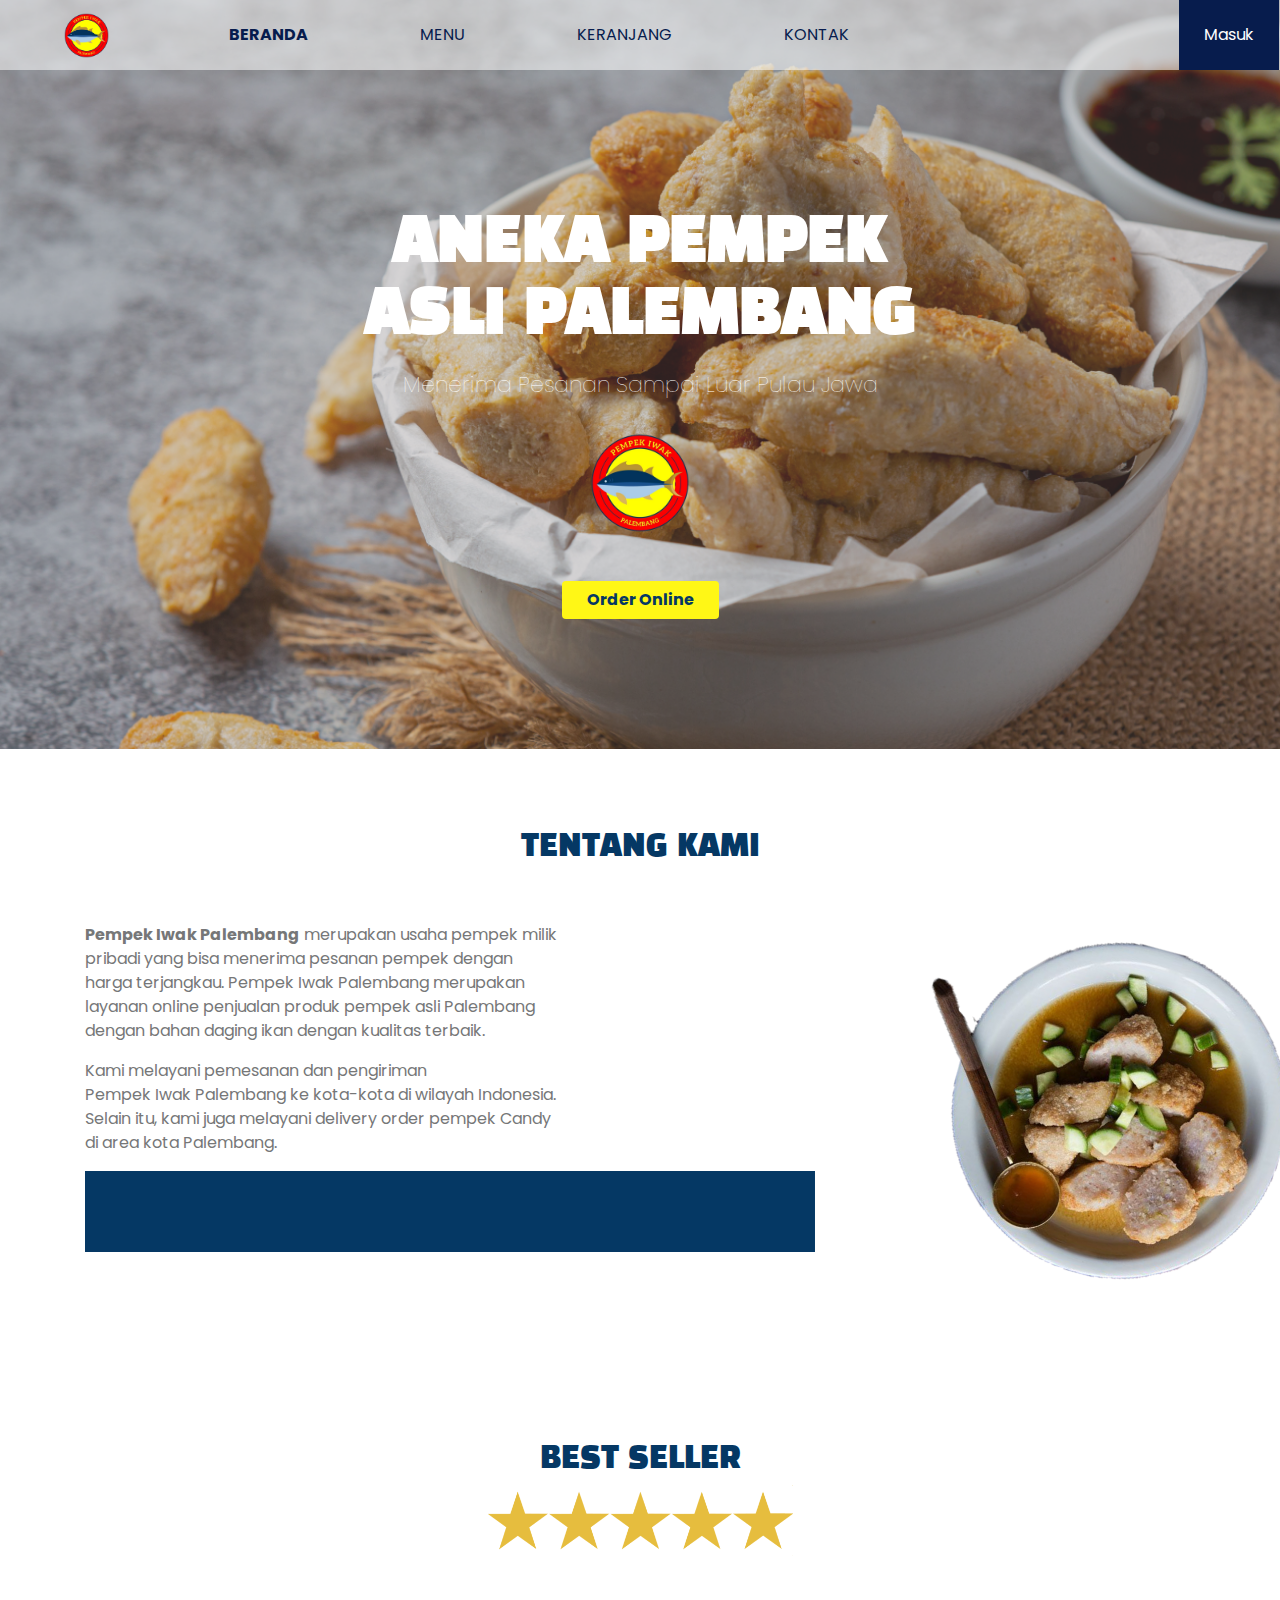
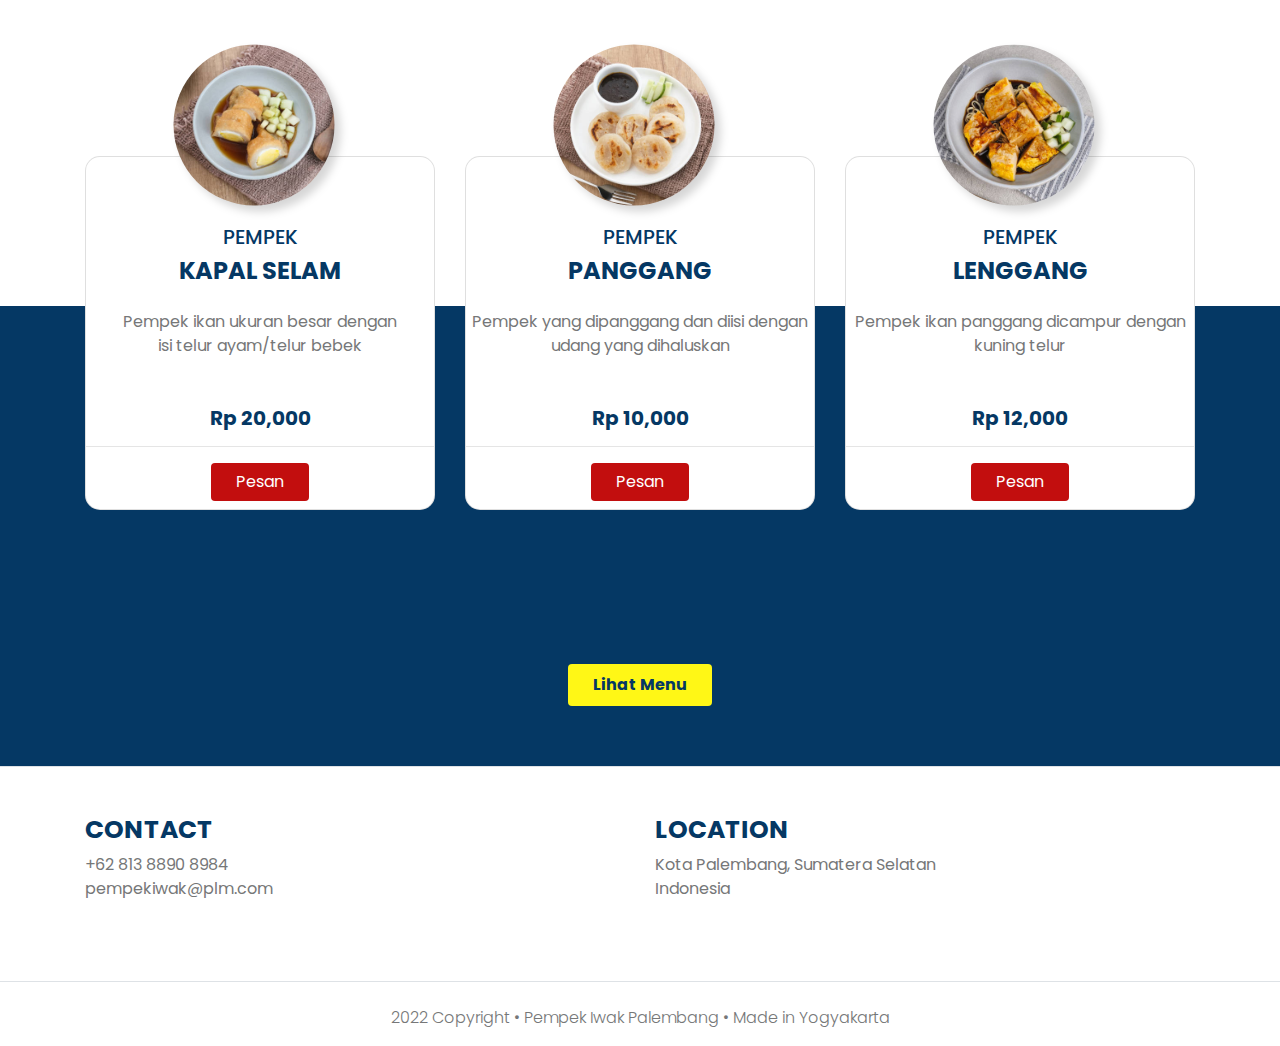
<file: index.html>
<!DOCTYPE html>
<html lang="en">
<head>
    <meta charset="UTF-8">
    <meta http-equiv="X-UA-Compatible" content="IE=edge">
    <meta name="viewport" content="width=device-width, initial-scale=1.0">
    <title>Pempek Iwak Palembang</title>
    <link rel="stylesheet" href="libraries/bootstrap/css/bootstrap.css">
    <link rel="stylesheet" href="main.css">
    <link
      href="https://fonts.googleapis.com/css2?family=Poppins:wght@400;700&display=swap"
      rel="stylesheet">
    <link href="https://fonts.googleapis.com/css2?family=Black+Han+Sans&display=swap" rel="stylesheet">
</head>


<body>
    <div class="container-fluid">
        <nav class="row navbar navbar-expand-lg navbar-light1 bg-white">
          <a class="navbar-brand ml-5" href="#">
            <img src="img/logo.png" alt="" />
          </a>
          <button
            class="navbar-toggler"
            type="button"
            data-toggle="collapse"
            data-target="#navb">
            <span class="navbar-toggler-icon"></span>
          </button> 

          <!--MENU NAVBAR-->
          <div class="collapse navbar-collapse" id="navb">
            <ul class="navbar-nav ml-5 mr-5">
              <li class="nav-item mx-md-5">
                <a class="nav-link active" href="#">BERANDA</a>
              </li>
              <li class="nav-item mx-md-5">
                <a class="nav-link" href="menu.html">MENU</a>
              </li>
              <li class="nav-item mx-md-5">
                <a class="nav-link" href="keranjang.html">KERANJANG</a>
              </li>
              <li class="nav-item mx-md-5">
                <a class="nav-link" href="#footer">KONTAK</a>
              </li>
            </ul>

            <!-- Mobile button -->
            <form class="form-inline d-sm-block d-md-none">
                <button class="btn btn-login my-2 my-sm-0">
                  Masuk
                </button>
            </form>
              <!-- Desktop Button -->
            <form class="form-inline my-2 my-lg-0 d-none d-md-block ml-auto">
                <button class="btn btn-login btn-navbar-right my-2 my-sm-0 px-4">
                  Masuk
                </button>
            </form>
            </div>
        </nav>
    </div>

    <!--HEADER-->
    <header class="text-center">
      <h1>ANEKA PEMPEK <br>
        ASLI PALEMBANG</h1>
      <p class="mt-3">Menerima Pesanan Sampai Luar Pulau Jawa </p>
      <img src="img/logo.png" alt="" class="mb-5 mt-3"><br>
      <a href="menu.html" class="btn btn-order px-4">Order Online</a>
  </header>

  
  <main>
    <!--TENTANG KAMI-->
    <section class="section-tentang" id=" tentang">
      <div class="container">
       <div class="row">
           <div class="col text-center section-tentang-heading">
             <h2>TENTANG KAMI</h2>
           </div>
       </div>
      </div>
    </section>
    <section class="section-konten-tentang" id="tentang">
      <div class="container">
          <div class="row">
              <div class="col-md-8">
                  <p> <span class="first-text">Pempek Iwak Palembang</span> merupakan usaha pempek milik <br>
                    pribadi yang bisa menerima pesanan pempek dengan <br>
                    harga terjangkau.  Pempek Iwak Palembang  merupakan <br>
                    layanan online penjualan produk pempek asli Palembang <br> 
                    dengan bahan daging ikan dengan kualitas terbaik.
                  </p>
                  <p>
                    Kami melayani pemesanan dan pengiriman <br>
                    Pempek Iwak Palembang ke kota-kota di wilayah Indonesia. <br> 
                    Selain itu, kami juga melayani delivery order pempek Candy <br>
                    di area kota Palembang.
                  </p>
                  <svg xmlns="http://www.w3.org/2000/svg" viewBox="0 0 1440 320"><path fill="#053864" fill-opacity="1" d="M0,256L0,160L1440,160L1440,0L0,0L0,0Z"></path></svg>
                </div>
              <div class="col-md-4 text-center">
                  <img src="img/tentang.png" alt="logo patner" class="img-patner">
              </div>
          </div>
      </div>
      
    </section>

    <!--BEST SELLER-->
    </section>
    <section class="best-seller-heading" id=" best-seller">
      <div class="container">
       <div class="row">
           <div class="col text-center section-best-heading">
             <h2>BEST SELLER</h2>
             <img src="img/rating.png" alt="">
           </div>
       </div>
      </div>
    </section>
    <div class="section section-best-seller-content" id="best-seller">
      <div class="container container-best">
        <div class="row justify-content-center">
            <div class="col-sm-12 col-md-6 col-lg-4">
              <div class="card card-best text-center">
                <div class="img-best">
                  <img src="img/best1.png" alt="menu best seller">
                </div>
                <div class="best-seller-content">
                  <h5>PEMPEK</h5>
                  <h4>KAPAL SELAM</h4>
                  <p class="deskripsi mt-4">Pempek ikan ukuran besar dengan <br>
                    isi telur ayam/telur bebek
                  </p>
                  <h5 class="harga mt-5">Rp 20,000</h5>
                  <hr>
                  <div class="pesan-button mt-auto mb-2">
                    <a href="menu.html" class="btn btn-pesan px-4">Pesan</a>
                </div>
                </div>
              </div>
            </div>
  
            <div class="col-sm-6 col-md-6 col-lg-4">
              <div class="card card-best text-center">
                <div class="img-best">
                  <img src="img/best2.png" alt="menu best seller">
                </div>
                <div class="best-seller-content">
                  <h5>PEMPEK</h5>
                  <h4>PANGGANG</h4>
                  <p class="deskripsi mt-4">Pempek yang dipanggang dan diisi 
                    dengan udang yang dihaluskan
                  </p>
                  <h5 class="harga mt-5">Rp 10,000</h5>
                  <hr>
                  <div class="pesan-button mt-auto mb-2">
                    <a href="menu.html" class="btn btn-pesan px-4">Pesan</a>
                  </div>
                </div>
              </div>
            </div>
  
            <div class="col-sm-6 col-md-6 col-lg-4">
              <div class="card card-best text-center">
                <div class="img-best">
                  <img src="img/best3.png" alt="menu best seller">
                </div>
                <div class="best-seller-content">
                  <h5>PEMPEK</h5>
                  <h4>LENGGANG</h4>
                  <p class="deskripsi mt-4 px-2">Pempek ikan panggang dicampur 
                    dengan kuning telur</p>
                  <h5 class="harga mt-5">Rp 12,000</h5>
                  <hr>
                  <div class="pesan-button mt-auto mb-2">
                    <a href="menu.html" class="btn btn-pesan px-4">Pesan</a>
                  </div>
                </div>
              </div>
            </div>
        </div>

        <div class="row">
          <div class="col-12 text-center">
            <a href="#" class="btn btn-lihat-menu px-4 py-2 mt-4 mx-1">Lihat Menu</a>
          </div>
        </div>
      </div>
     </div>
    <section class="content-best-seller">

    </section>         
  </main>

  <!--FOOTER-->
  <div class="section section-footer b-5 border-top" id="footer">
    <div class="container pt-5 pb-5">
      <div class="row justify-content-center">
        <div class="col-12">
          <div class="row">
            <div class="col-lg-6 col-sm-12 mb-3">
              <h5>CONTACT</h5>
              <ul class="list-unstyled">
                <li><a href="#">+62 813 8890 8984</a></li>
                <li><a href="#">pempekiwak@plm.com</a></li>
              </ul>
            </div>

            <div class="col-lg-6 col-sm-12">
              <h5>LOCATION</h5>
              <ul class="list-unstyled">
                <li><a href="#">Kota Palembang, Sumatera Selatan</a></li>
                <li><a href="#">Indonesia</a></li>
              </ul>
            </div>
          </div>
        </div>
      </div>
    </div>

    <div class="container-fluid copyright">
      <div class="row border-top justify-content-center align-items-center pt-4 pb-3">
       <div class="col-auto text-gray font-weight-light">
           2022 Copyright • Pempek Iwak Palembang • Made in Yogyakarta
       </div>
      </div> 
   </div>
  </div>

  <script src="libraries/jquery/jquery-3.6.0.min.js"></script>
  <script src="libraries/bootstrap/js/bootstrap.js"></script>
  <script src="libraries/retina/retina.min.js"></script>
</body>
</html>
</file>
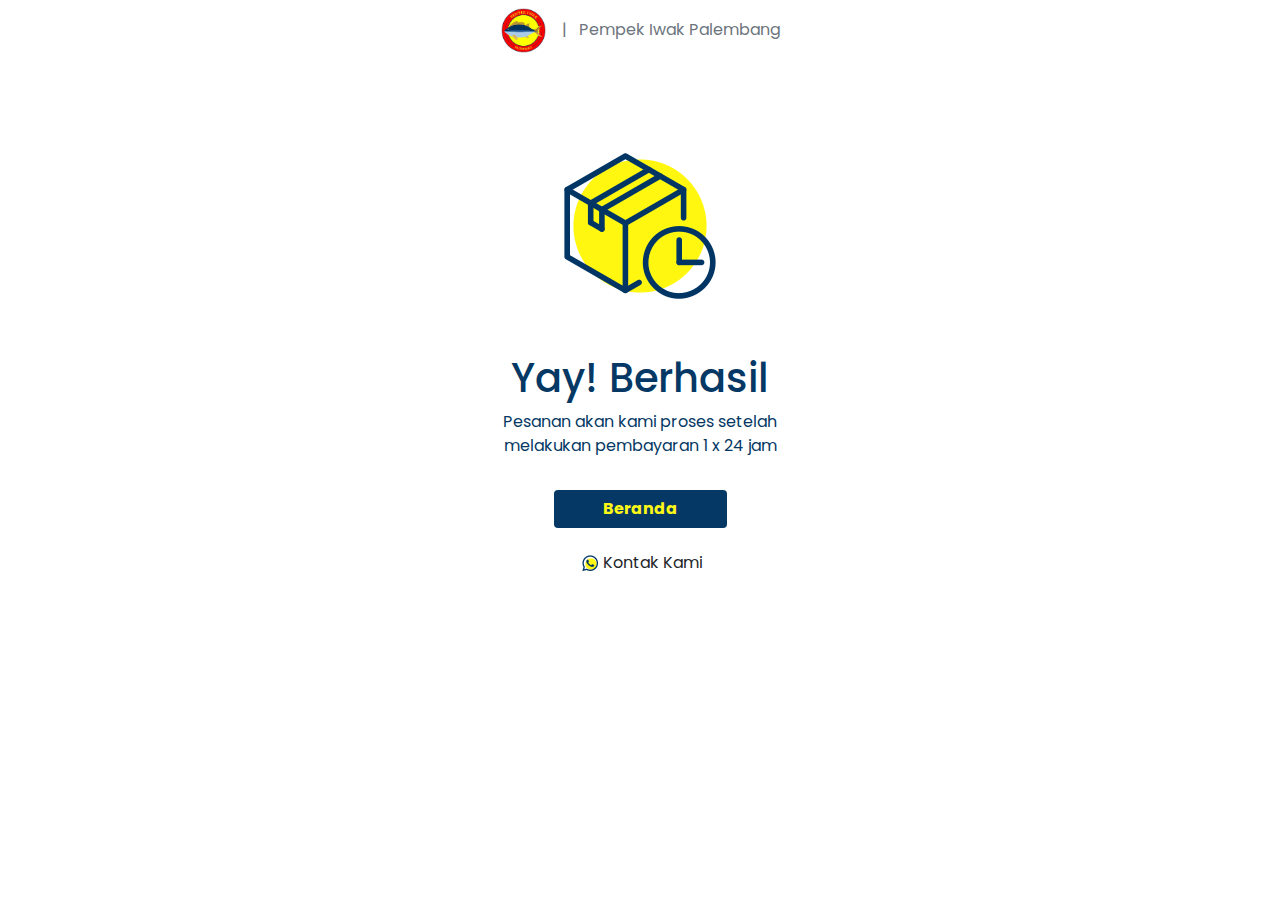
<file: checkout.html>
<!DOCTYPE html>
<html lang="en">
<head>
    <meta charset="UTF-8">
    <meta http-equiv="X-UA-Compatible" content="IE=edge">
    <meta name="viewport" content="width=device-width, initial-scale=1.0">
    <title>Checkout</title>
    <link rel="stylesheet" href="libraries/bootstrap/css/bootstrap.css">
    <link rel="stylesheet" href="main.css">
    <link
      href="https://fonts.googleapis.com/css2?family=Poppins:wght@400;700&display=swap"
      rel="stylesheet">
    <link href="https://fonts.googleapis.com/css2?family=Black+Han+Sans&display=swap" rel="stylesheet">
</head>
<body>
    <div class="container navbar-keranjang">
        <nav class="row navbar navbar-expand-lg navbar-light">
            <div class="navbar-nav ml-auto mr-auto mr-sm-auto mr-lg-0 mr-md-auto">
                <a href="index.html" class="navbar-brand">
                    <img src="img/logo.png" alt="">
                </a>
            </div>
            <ul class="navbar-nav mr-auto d-none d-lg-block">
                <li>
                    <span class="text-muted">
                        | &nbsp; Pempek Iwak Palembang
                    </span>
                </li>
            </ul>
        </nav>
    </div>
    <div class="section-success d-flex align-items-center mt-5">
        <div class="col text-center">
            <img src="img/paket.png" alt="">
            <h1>Yay! Berhasil</h1>
            <p>Pesanan akan kami proses setelah <br>
            melakukan pembayaran 1 x 24 jam</p>
            <a href="index.html" class="btn btn-beranda mt-3 px-5">Beranda</a> <br>
            <a href="whatsapp://send?text=Hello&phone=+628********1" class="btn btn-wa mt-3"><img src="img/wa-logo.png">Kontak Kami</a>
        </div>
    </div>
</body>
</html>
</file>
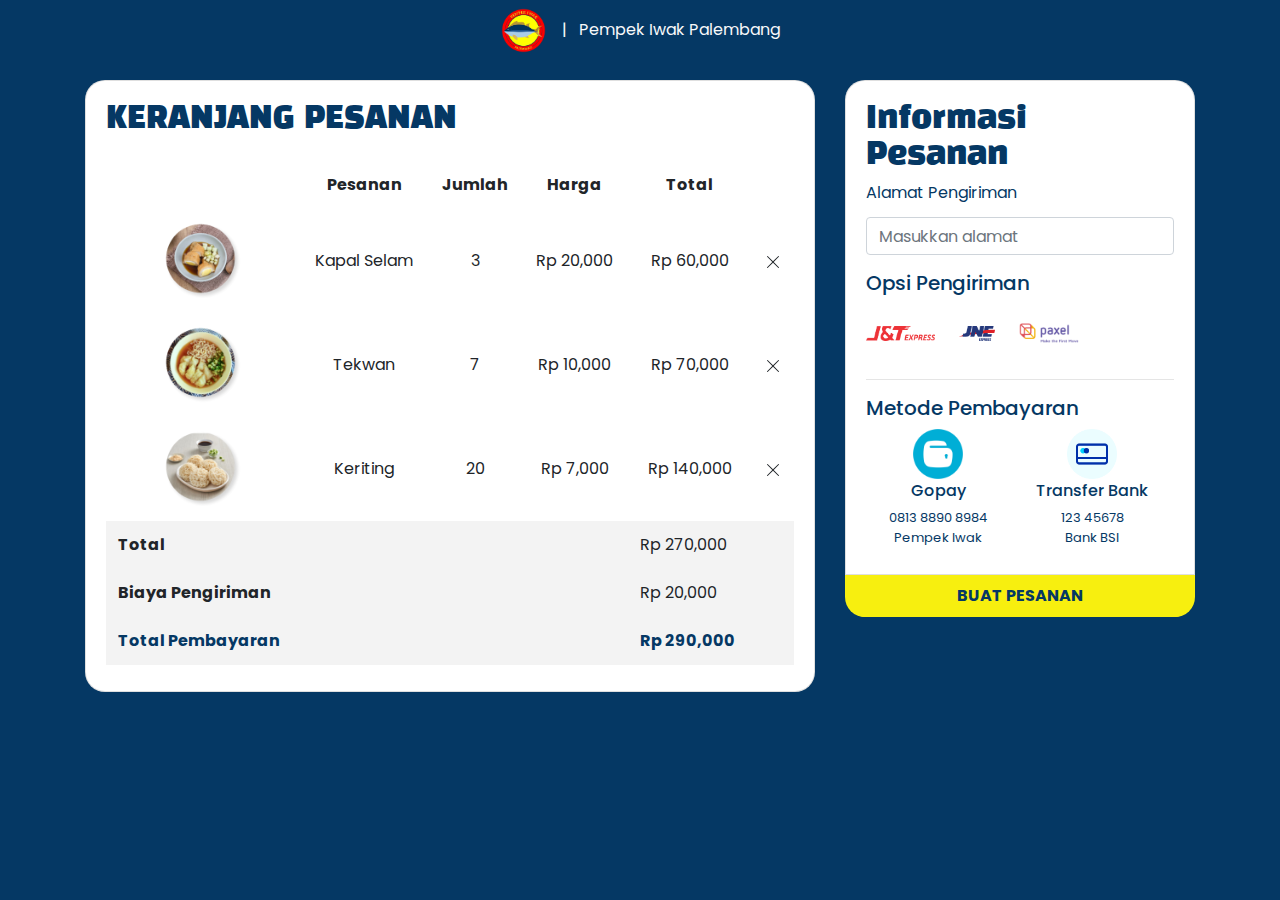
<file: keranjang.html>
<!DOCTYPE html>
<html lang="en">
<head>
    <meta charset="UTF-8">
    <meta http-equiv="X-UA-Compatible" content="IE=edge">
    <meta name="viewport" content="width=device-width, initial-scale=1.0">
    <title>Keranjang</title>
    <link rel="stylesheet" href="libraries/bootstrap/css/bootstrap.css">
    <link rel="stylesheet" href="main.css">
    <link
      href="https://fonts.googleapis.com/css2?family=Poppins:wght@400;700&display=swap"
      rel="stylesheet">
    <link href="https://fonts.googleapis.com/css2?family=Black+Han+Sans&display=swap" rel="stylesheet">
</head>

<body style="background-color:#053864">
    <!--NAVBAR-->
    <div class="container navbar-keranjang">
        <nav class="row navbar navbar-expand-lg navbar-light">
            <div class="navbar-nav ml-auto mr-auto mr-sm-auto mr-lg-0 mr-md-auto">
                <a href="index.html" class="navbar-brand">
                    <img src="img/logo.png" alt="">
                </a>
            </div>
            <ul class="navbar-nav mr-auto d-none d-lg-block">
                <li>
                    <span class="text-light">
                        | &nbsp; Pempek Iwak Palembang
                    </span>
                </li>
            </ul>
        </nav>
    </div>

    <!--KONTEN-->
    <div class="container">
        <div class="row">
            <div class="col-lg-12">
                
            </div>
            <div class="col-lg-8">
                <div class="card card-keranjang">
                    <div class="heading-keranjang mb-3">
                        <h2 >KERANJANG PESANAN</h2>
                    </div>
                    <div class="table-responsive">
                        <table class="table table-borderless">
                            <thead>
                                <tr>
                                  <th scope="col"></th>
                                  <th scope="col">Pesanan</th>
                                  <th scope="col">Jumlah</th>
                                  <th scope="col">Harga</th>
                                  <th scope="col">Total</th>
                                </tr>
                              </thead>
                              <tbody>
                                <tr>
                                    <td><img src="img/best1.png" alt=""  style="height:80px;"></td>
                                    <td>Kapal Selam</td>
                                    <td>3</td>
                                    <td>Rp 20,000</td>
                                    <td>Rp 60,000</td>
                                    <td><svg xmlns="http://www.w3.org/2000/svg" width="16" height="16" fill="currentColor" class="bi bi-x-lg" viewBox="0 0 16 16">
                                        <path d="M2.146 2.854a.5.5 0 1 1 .708-.708L8 7.293l5.146-5.147a.5.5 0 0 1 .708.708L8.707 8l5.147 5.146a.5.5 0 0 1-.708.708L8 8.707l-5.146 5.147a.5.5 0 0 1-.708-.708L7.293 8 2.146 2.854Z"/>
                                      </svg></td>
                                </tr>
                                <tr>
                                    <td><img src="img/aneka2.png" alt="" style="height:80px;"></td>
                                    <td>Tekwan</td>
                                    <td>7</td>
                                    <td>Rp 10,000</td>
                                    <td>Rp 70,000</td>
                                    <td><svg xmlns="http://www.w3.org/2000/svg" width="16" height="16" fill="currentColor" class="bi bi-x-lg" viewBox="0 0 16 16">
                                        <path d="M2.146 2.854a.5.5 0 1 1 .708-.708L8 7.293l5.146-5.147a.5.5 0 0 1 .708.708L8.707 8l5.147 5.146a.5.5 0 0 1-.708.708L8 8.707l-5.146 5.147a.5.5 0 0 1-.708-.708L7.293 8 2.146 2.854Z"/>
                                      </svg></td>
                                </tr>
                                <tr>
                                    <td><img src="img/aneka5.png" alt="" style="height:80px;"></td>
                                    <td>Keriting</td>
                                    <td>20</td>
                                    <td>Rp 7,000</td>
                                    <td>Rp 140,000</td>
                                    <td><svg xmlns="http://www.w3.org/2000/svg" width="16" height="16" fill="currentColor" class="bi bi-x-lg" viewBox="0 0 16 16">
                                        <path d="M2.146 2.854a.5.5 0 1 1 .708-.708L8 7.293l5.146-5.147a.5.5 0 0 1 .708.708L8.707 8l5.147 5.146a.5.5 0 0 1-.708.708L8 8.707l-5.146 5.147a.5.5 0 0 1-.708-.708L7.293 8 2.146 2.854Z"/>
                                      </svg></td>
                                </tr>
                              </tbody>
                              <tbody class="total">
                                <tr>
                                    <th>Total</th>
                                    <td></td>
                                    <td></td>
                                    <td></td>
                                    <td>Rp 270,000</td>
                                    <td></td>
                                  </tr>
                                  <tr>
                                    <th>Biaya Pengiriman</th>
                                    <td></td>
                                    <td></td>
                                    <td></td>
                                    <td>Rp 20,000</td>
                                    <td></td>
                                  </tr>
                                  <tr>
                                    <th style="color:#053864;">Total Pembayaran</th>
                                    <td></td>
                                    <td></td>
                                    <td></td>
                                    <th style="color: #053864;">Rp 290,000</th>
                                    <td></td>
                                  </tr>
                              </tbody>
                        </table>
                    </div>
                </div>
            </div>
            <div class="col-lg-4">
                <div class="card card-keranjang card-struk">
                    <h2>Informasi Pesanan</h2>
                    <div class="form-group">
                        <label for="Alamat">Alamat Pengiriman</label>
                        <input class="form-control form-text" type="text" placeholder="Masukkan alamat">
                    </div>
                    <h5>Opsi Pengiriman</h5>
                    <div class="logokirim">
                        <img src="img/jnt.png" alt=""  style="height:15px ;">
                        <img src="img/jne.png" alt=""  style="height:15px ;">
                        <img src="img/paxel.png" alt="" style="height:60px ;">
                      </div>
                    <hr> 
                    <h5>Metode Pembayaran</h5>
                    <table class="pembayaran">
                        <tr>
                            <td> 
                                <img src="img/gopay.png" alt="icon-bank" style="height: 50px;">                                  
                            </td>
                            <td>
                                <img src="img/bank.png" alt="icon-bank" style="height: 50px;">
                            </td>
                        </tr>
                        <tr>
                            <td><div class="description">
                                <h6>Gopay</h6>
                                <p>0813 8890 8984 <br>
                                Pempek Iwak</p>
                            </div></td>
                            <td><div class="description">
                                <h6>Transfer Bank</h6>
                                <p>123 45678 <br>
                                Bank BSI</p>
                            </div></td>
                        </tr>
                    </table>
                </div>
                <div class="container checkout-container text-center">
                    <a href="checkout.html" class="btn btn-checkout px-3 py-2">BUAT PESANAN</a>
                </div>
            </div>
        </div>
    </div>
</body>
</html>
</file>
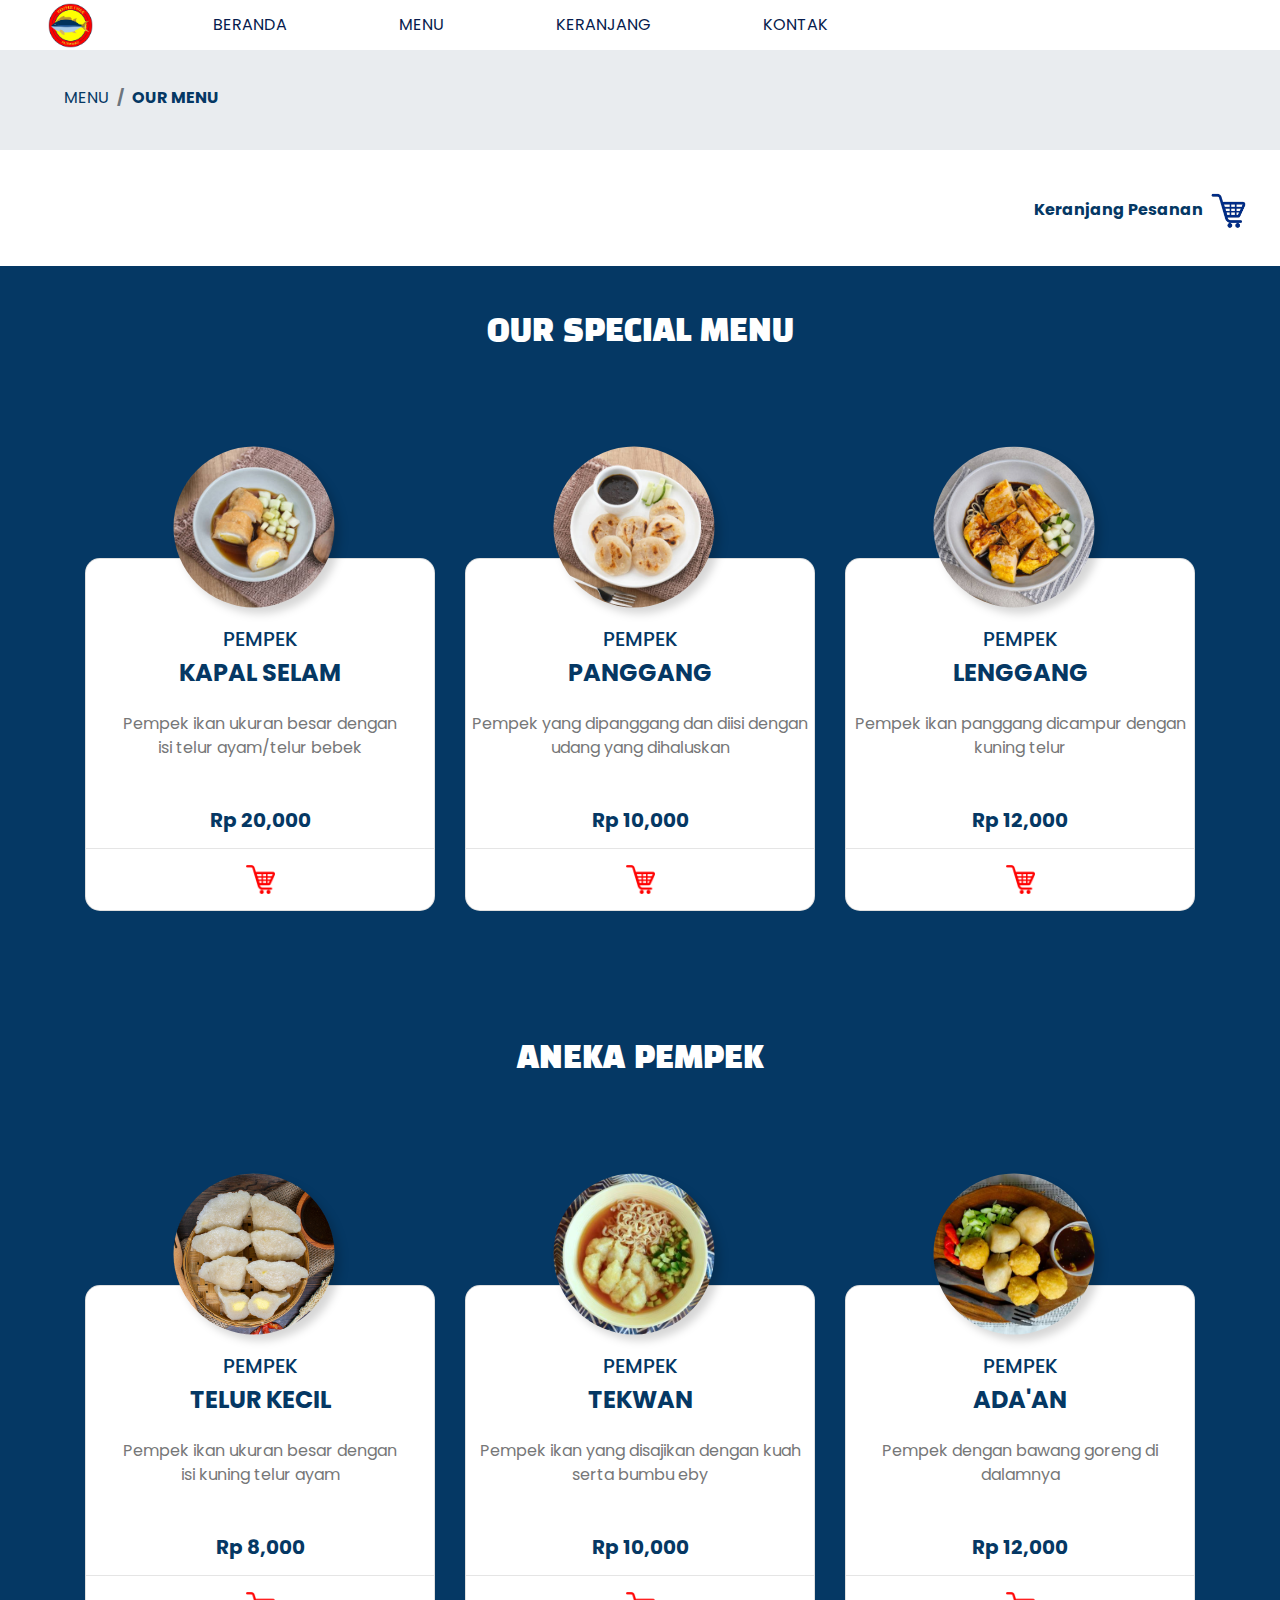
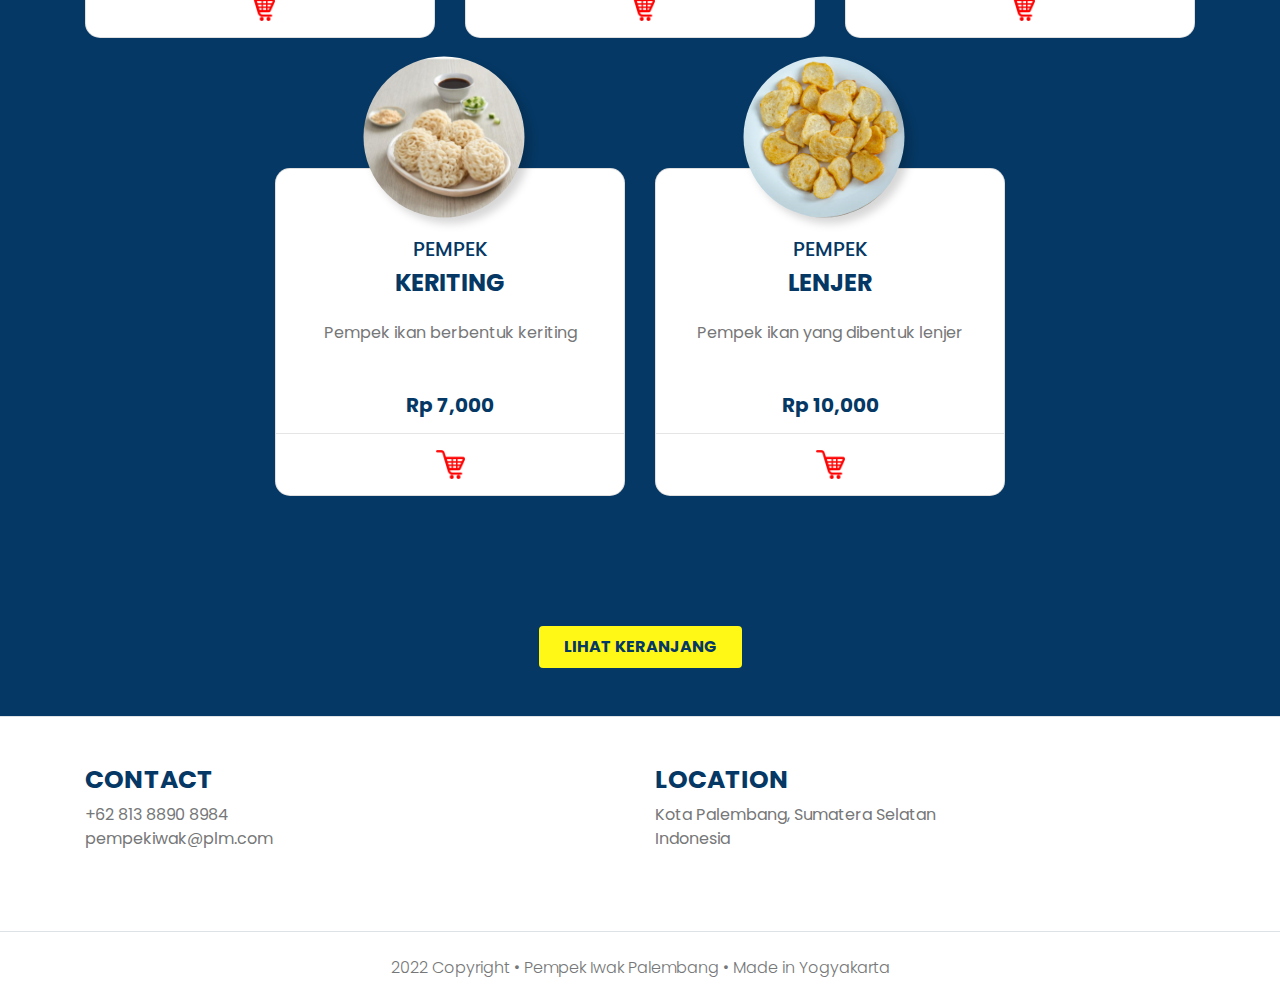
<file: menu.html>
<!DOCTYPE html>
<html lang="en">
<head>
    <meta charset="UTF-8">
    <meta http-equiv="X-UA-Compatible" content="IE=edge">
    <meta name="viewport" content="width=device-width, initial-scale=1.0">
    <title>MENU</title>
    <link rel="stylesheet" href="libraries/bootstrap/css/bootstrap.css">
    <link rel="stylesheet" href="main.css">
    <link
      href="https://fonts.googleapis.com/css2?family=Poppins:wght@400;700&display=swap"
      rel="stylesheet">
    <link href="https://fonts.googleapis.com/css2?family=Black+Han+Sans&display=swap" rel="stylesheet">
</head>


<body>
  <div class="container-fluid">
        <nav class="row navbar navbar-expand-lg navbar-light bg-white">
          <a class="navbar-brand ml-5" href="#">
            <img src="img/logo.png" alt="">
          </a>
          <button
            class="navbar-toggler"
            type="button"
            data-toggle="collapse"
            data-target="#navb">
            <span class="navbar-toggler-icon"></span>
          </button> 

          <!--MENU NAVBAR-->
          <div class="collapse navbar-collapse" id="navb">
            <ul class="navbar-nav ml-5 mr-5">
              <li class="nav-item mx-md-5">
                <a class="nav-link" href="index.html">BERANDA</a>
              </li>
              <li class="nav-item mx-md-5">
                <a class="nav-link" href="#">MENU</a>
              </li>
              <li class="nav-item mx-md-5">
                <a class="nav-link" href="keranjang.html">KERANJANG</a>
              </li>
              <li class="nav-item mx-md-5">
                <a class="nav-link" href="#footer">KONTAK</a>
              </li>
            </ul>
          </div>
        </nav>
  </div>

  <div class="section-menu">
    <div class="container-fluid">
      <div class="row">
        <div class="col p-0 col-menu">
          <nav>
            <ol class="breadcrumb">
              <li class="breadcrumb-item my-4 ml-5">MENU</li>
              <li class="breadcrumb-item  my-4 active">OUR MENU</li>
            </ol>
          </nav>
        </div>
      </div>
    </div>
  </div>

  <div class="section-keranjang">
    <div class="container-fluid">
      <div class="row">
        <div class="col p-0 col-menu">
          <nav>
            <div class="nav-keranjang py-4">
              <a href="#">Keranjang Pesanan</a>
              <a href="#"><img src="img/keranjangbiru.png" alt=""></a>
            </div>
          </nav>
        </div>
      </div>
    </div>
  </div>

  <main>
    <section class="menu" id="menu">
      <div class="menu-heading">
        <div class="container">
          <div class="row">
              <div class="col text-center menu-heading pt-5">
                <h2>OUR SPECIAL MENU</h2>
              </div>
          </div>
         </div>
        <div class="section section-best-seller-content" id="best-seller">
          <div class="container container-best">
            <div class="row justify-content-center">
                <div class="col-sm-12 col-md-6 col-lg-4">
                  <div class="card card-best text-center">
                    <div class="img-best">
                      <img src="img/best1.png" alt="menu best seller">
                    </div>
                    <div class="best-seller-content">
                      <h5>PEMPEK</h5>
                      <h4>KAPAL SELAM</h4>
                      <p class="deskripsi mt-4">Pempek ikan ukuran besar dengan <br>
                        isi telur ayam/telur bebek
                      </p>
                      <h5 class="harga mt-5">Rp 20,000</h5>
                      <hr>
                      <div class="pesan-button mt-auto mb-3">
                        <a href="menu.html"><img src="img/keranjangmerah.png" alt=""></a>
                    </div>
                    </div>
                  </div>
                </div>
      
                <div class="col-sm-6 col-md-6 col-lg-4">
                  <div class="card card-best text-center">
                    <div class="img-best">
                      <img src="img/best2.png" alt="menu best seller">
                    </div>
                    <div class="best-seller-content">
                      <h5>PEMPEK</h5>
                      <h4>PANGGANG</h4>
                      <p class="deskripsi mt-4">Pempek yang dipanggang dan diisi 
                        dengan udang yang dihaluskan
                      </p>
                      <h5 class="harga mt-5">Rp 10,000</h5>
                      <hr>
                      <div class="pesan-button mt-auto mb-3">
                        <a href="menu.html"><img src="img/keranjangmerah.png" alt=""></a>
                    </div>
                    </div>
                  </div>
                </div>
      
                <div class="col-sm-6 col-md-6 col-lg-4">
                  <div class="card card-best text-center">
                    <div class="img-best">
                      <img src="img/best3.png" alt="menu best seller">
                    </div>
                    <div class="best-seller-content">
                      <h5>PEMPEK</h5>
                      <h4>LENGGANG</h4>
                      <p class="deskripsi mt-4 px-2">Pempek ikan panggang dicampur 
                        dengan kuning telur</p>
                      <h5 class="harga mt-5">Rp 12,000</h5>
                      <hr>
                      <div class="pesan-button mt-auto mb-3">
                        <a href="menu.html"><img src="img/keranjangmerah.png" alt=""></a>
                    </div>
                    </div>
                  </div>
                </div>
            </div>
          </div>
        </div>
      </div> 

      <div class="menu-heading">
        <div class="container">
          <div class="row">
              <div class="col text-center menu-heading">
                <h2>ANEKA PEMPEK</h2>
              </div>
          </div>
         </div>
      </div>  
    
      <div class="section section-best-seller-content" id="best-seller">
        <div class="container container-best">
          <div class="row justify-content-center">
              <div class="col-sm-12 col-md-6 col-lg-4">
                <div class="card card-best text-center">
                  <div class="img-best">
                    <img src="img/aneka1.png" alt="menu best seller">
                  </div>
                  <div class="best-seller-content">
                    <h5>PEMPEK</h5>
                    <h4>TELUR KECIL</h4>
                    <p class="deskripsi mt-4">Pempek ikan ukuran besar dengan <br>
                      isi kuning telur ayam
                    </p>
                    <h5 class="harga mt-5">Rp 8,000</h5>
                    <hr>
                    <div class="pesan-button mt-auto mb-3">
                      <a href="menu.html"><img src="img/keranjangmerah.png" alt=""></a>
                  </div>
                  </div>
                </div>
              </div>
    
              <div class="col-sm-6 col-md-6 col-lg-4">
                <div class="card card-best text-center">
                  <div class="img-best">
                    <img src="img/aneka2.png" alt="menu best seller">
                  </div>
                  <div class="best-seller-content">
                    <h5>PEMPEK</h5>
                    <h4>TEKWAN</h4>
                    <p class="deskripsi mt-4">Pempek ikan yang disajikan dengan 
                      kuah serta bumbu eby
                    </p>
                    <h5 class="harga mt-5">Rp 10,000</h5>
                    <hr>
                    <div class="pesan-button mt-auto mb-3">
                      <a href="menu.html"><img src="img/keranjangmerah.png" alt=""></a>
                  </div>
                  </div>
                </div>
              </div>
    
              <div class="col-sm-6 col-md-6 col-lg-4">
                <div class="card card-best text-center">
                  <div class="img-best">
                    <img src="img/aneka3.png" alt="menu best seller">
                  </div>
                  <div class="best-seller-content">
                    <h5>PEMPEK</h5>
                    <h4>ADA'AN</h4>
                    <p class="deskripsi mt-4 px-2">Pempek
                      dengan bawang goreng di dalamnya
                    </p>
                    <h5 class="harga mt-5">Rp 12,000</h5>
                    <hr>
                    <div class="pesan-button mt-auto mb-3">
                      <a href="menu.html"><img src="img/keranjangmerah.png" alt=""></a>
                  </div>
                  </div>
                </div>
              </div>
          </div>

          <div class="row justify-content-center">
            <div class="col-sm-6 col-md-6 col-lg-4">
              <div class="card card-best text-center">
                <div class="img-best">
                  <img src="img/aneka5.png" alt="menu best seller">
                </div>
                <div class="best-seller-content">
                  <h5>PEMPEK</h5>
                  <h4>KERITING</h4>
                  <p class="deskripsi mt-4">Pempek ikan berbentuk keriting 
                  </p>
                  <h5 class="harga mt-5">Rp 7,000</h5>
                  <hr>
                  <div class="pesan-button mt-auto mb-3">
                    <a href="menu.html"><img src="img/keranjangmerah.png" alt=""></a>
                </div>
                </div>
              </div>
            </div>
  
            <div class="col-sm-6 col-md-6 col-lg-4">
              <div class="card card-best text-center">
                <div class="img-best">
                  <img src="img/aneka4.png" alt="menu best seller">
                </div>
                <div class="best-seller-content">
                  <h5>PEMPEK</h5>
                  <h4>LENJER</h4>
                  <p class="deskripsi mt-4">Pempek ikan yang dibentuk lenjer
                  </p>
                  <h5 class="harga mt-5">Rp 10,000</h5>
                  <hr>
                  <div class="pesan-button mt-auto mb-3">
                    <a href="menu.html"><img src="img/keranjangmerah.png" alt=""></a>
                </div>
                </div>
              </div>
            </div>
        </div>
          <div class="row">
            <div class="col-12 text-center">
              <a href="keranjang.html" class="btn btn-lihat-menu px-4 py-2 mx-1 mb-5">LIHAT KERANJANG</a>
            </div>
          </div>
        </div>
      </div>
  </section>
  </main>

  <div class="section section-footer b-5 border-top">
    <div class="container pt-5 pb-5">
      <div class="row justify-content-center">
        <div class="col-12">
          <div class="row">
            <div class="col-lg-6 col-sm-12 mb-3">
              <h5>CONTACT</h5>
              <ul class="list-unstyled">
                <li><a href="#">+62 813 8890 8984</a></li>
                <li><a href="#">pempekiwak@plm.com</a></li>
              </ul>
            </div>

            <div class="col-lg-6 col-sm-12">
              <h5>LOCATION</h5>
              <ul class="list-unstyled">
                <li><a href="#">Kota Palembang, Sumatera Selatan</a></li>
                <li><a href="#">Indonesia</a></li>
              </ul>
            </div>
          </div>
        </div>
      </div>
    </div>

    <div class="container-fluid copyright">
      <div class="row border-top justify-content-center align-items-center pt-4 pb-3">
       <div class="col-auto text-gray-500 font-weight-light">
           2022 Copyright • Pempek Iwak Palembang • Made in Yogyakarta
       </div>
      </div> 
   </div>
  </div>
</body>
</file>
<file: main.css>
body {
  background-color: #fff;
  font-family: "Poppins", sans-serif;
  color: #053864;
}

h2 {
  font-family: "Black Han Sans", sans-serif;
  font-size: 30px;
}

.navbar-brand img {
  height: 45px;
}

.navbar-light1 {
  background: rgba(255, 255, 255, 0.54) !important;
  max-height: 70px;
}
.navbar-light1 .navbar-nav .nav-link {
  color: #071C4D;
}
.navbar-light1 .navbar-nav .nav-link.active {
  font-weight: bold;
  color: #071C4D !important;
}

.btn-navbar-right {
  height: 70px;
  border-radius: 0;
  background-color: #071C4D;
  color: #fff;
  margin-right: -15px !important;
}
.btn-navbar-right:hover {
  background-color: #183b8b;
  color: #fff;
}

header {
  padding: 160px 0px 130px;
  background-image: url("img/header.png");
  background-size: cover;
  margin-top: -72px;
}
header img {
  max-height: 100px;
}
header h1, header p {
  color: #fff;
}
header h1 {
  font-family: "Black Han Sans", sans-serif;
  font-weight: bold;
  font-size: 60px;
  margin-top: 50px;
}
header p {
  font-size: 22px;
  font-weight: lighter;
}

.btn-order {
  background-color: #FFF716;
  color: #053864;
  font-weight: bold;
}
.btn-order:hover {
  background-color: rgba(252, 255, 94, 0.9843137255);
}

.section-tentang {
  margin-top: 80px;
}

.section-konten-tentang {
  margin-top: 50px;
  margin-bottom: 20px;
}
.section-konten-tentang img {
  margin-top: -100px !important;
}
.section-konten-tentang p {
  color: #767778;
}
.section-konten-tentang p .first-text {
  font-weight: bold;
}

.content-best-seller {
  background-color: #053864;
  height: 460px;
  margin-top: -400px;
}

.section-best-seller-content {
  margin-top: 200px;
}
.section-best-seller-content .card-best {
  background-color: #fff;
  border-radius: 15px;
  max-height: 400px;
  margin-bottom: 130px;
}
.section-best-seller-content .card-best .img-best {
  margin-top: -120px;
}
.section-best-seller-content .card-best .best-seller-content p {
  color: #767778;
}
.section-best-seller-content .card-best .best-seller-content h4, .section-best-seller-content .card-best .best-seller-content .harga {
  font-weight: bold;
}
.section-best-seller-content .card-best .best-seller-content .btn-pesan {
  background-color: #C20E0E;
  color: #fff;
}
.section-best-seller-content .card-best .best-seller-content .btn-pesan:hover {
  background-color: #f54242;
}
.section-best-seller-content .btn-lihat-menu {
  background-color: #FFF716;
  color: #053864;
  font-weight: bold;
}
.section-best-seller-content .btn-lihat-menu:hover {
  background-color: rgba(252, 255, 94, 0.9843137255);
}

.section-best-heading {
  margin-top: 10px;
}

.section-footer li a {
  color: #767778;
}
.section-footer li a:hover {
  color: #053864;
}
.section-footer h5 {
  font-weight: bold;
  font-size: 25px;
}
.section-footer .copyright {
  color: #767778;
  font-weight: lighter;
}

.navbar-light {
  color: #071C4D;
  height: 50px;
  padding: 0;
}
.navbar-light .navbar-nav .nav-link {
  color: #071C4D;
}
.navbar-light .navbar-nav .nav-link.active {
  font-weight: bold;
  color: #071C4D !important;
}

.section-menu .col-menu .breadcrumb {
  height: 100px;
  border-radius: 0;
}
.section-menu .col-menu .breadcrumb .breadcrumb-item.active {
  font-weight: bold;
  color: #053864;
}

.section-keranjang .nav-keranjang {
  height: 100px;
  text-align: right;
  padding-right: 30px;
}
.section-keranjang .nav-keranjang a {
  color: #053864;
  font-weight: bold;
}
.section-keranjang .nav-keranjang a:hover {
  color: #123b99;
}

.menu {
  background-color: #053864;
}

.menu-heading h2 {
  font-family: "Black Han Sans", sans-serif;
  font-size: 30px;
  color: #fff;
}

.navbar-keranjang .navbar-light {
  height: 40px;
  margin-top: 10px;
}

.card-keranjang {
  padding: 20px;
  padding-bottom: 10px;
  border-radius: 20px;
  background-color: #fff;
  margin-top: 30px;
  margin-bottom: 30px;
}
.card-keranjang table td, .card-keranjang table th {
  text-align: center;
  vertical-align: middle;
}
.card-keranjang table .total {
  background-color: #f3f3f3;
  border-radius: 20px;
}
.card-keranjang table .total th, .card-keranjang table .total td {
  text-align: left;
}
.card-keranjang .logokirim img {
  margin-right: 20px;
}

.card-struk {
  border-bottom-left-radius: 0%;
  border-bottom-right-radius: 0%;
}
.card-struk p {
  font-size: 13px;
}

.checkout-container {
  margin-top: -30px;
  width: 100%;
  background-color: #f7ef0f;
  border-bottom-left-radius: 20px;
  border-bottom-right-radius: 20px;
}
.checkout-container .btn-checkout {
  width: 100%;
  background-color: #f7ef0f;
  color: #053864;
  font-weight: bold;
}
.checkout-container .btn-checkout:hover {
  background-color: rgba(252, 255, 94, 0.9843137255);
}

.btn-beranda {
  background-color: #053864;
  color: #FFF716;
  font-weight: bold;
}
.btn-beranda:hover {
  background-color: rgba(252, 255, 94, 0.9843137255);
}

.copyright {
  color: gray;
}/*# sourceMappingURL=main.css.map */
</file>
